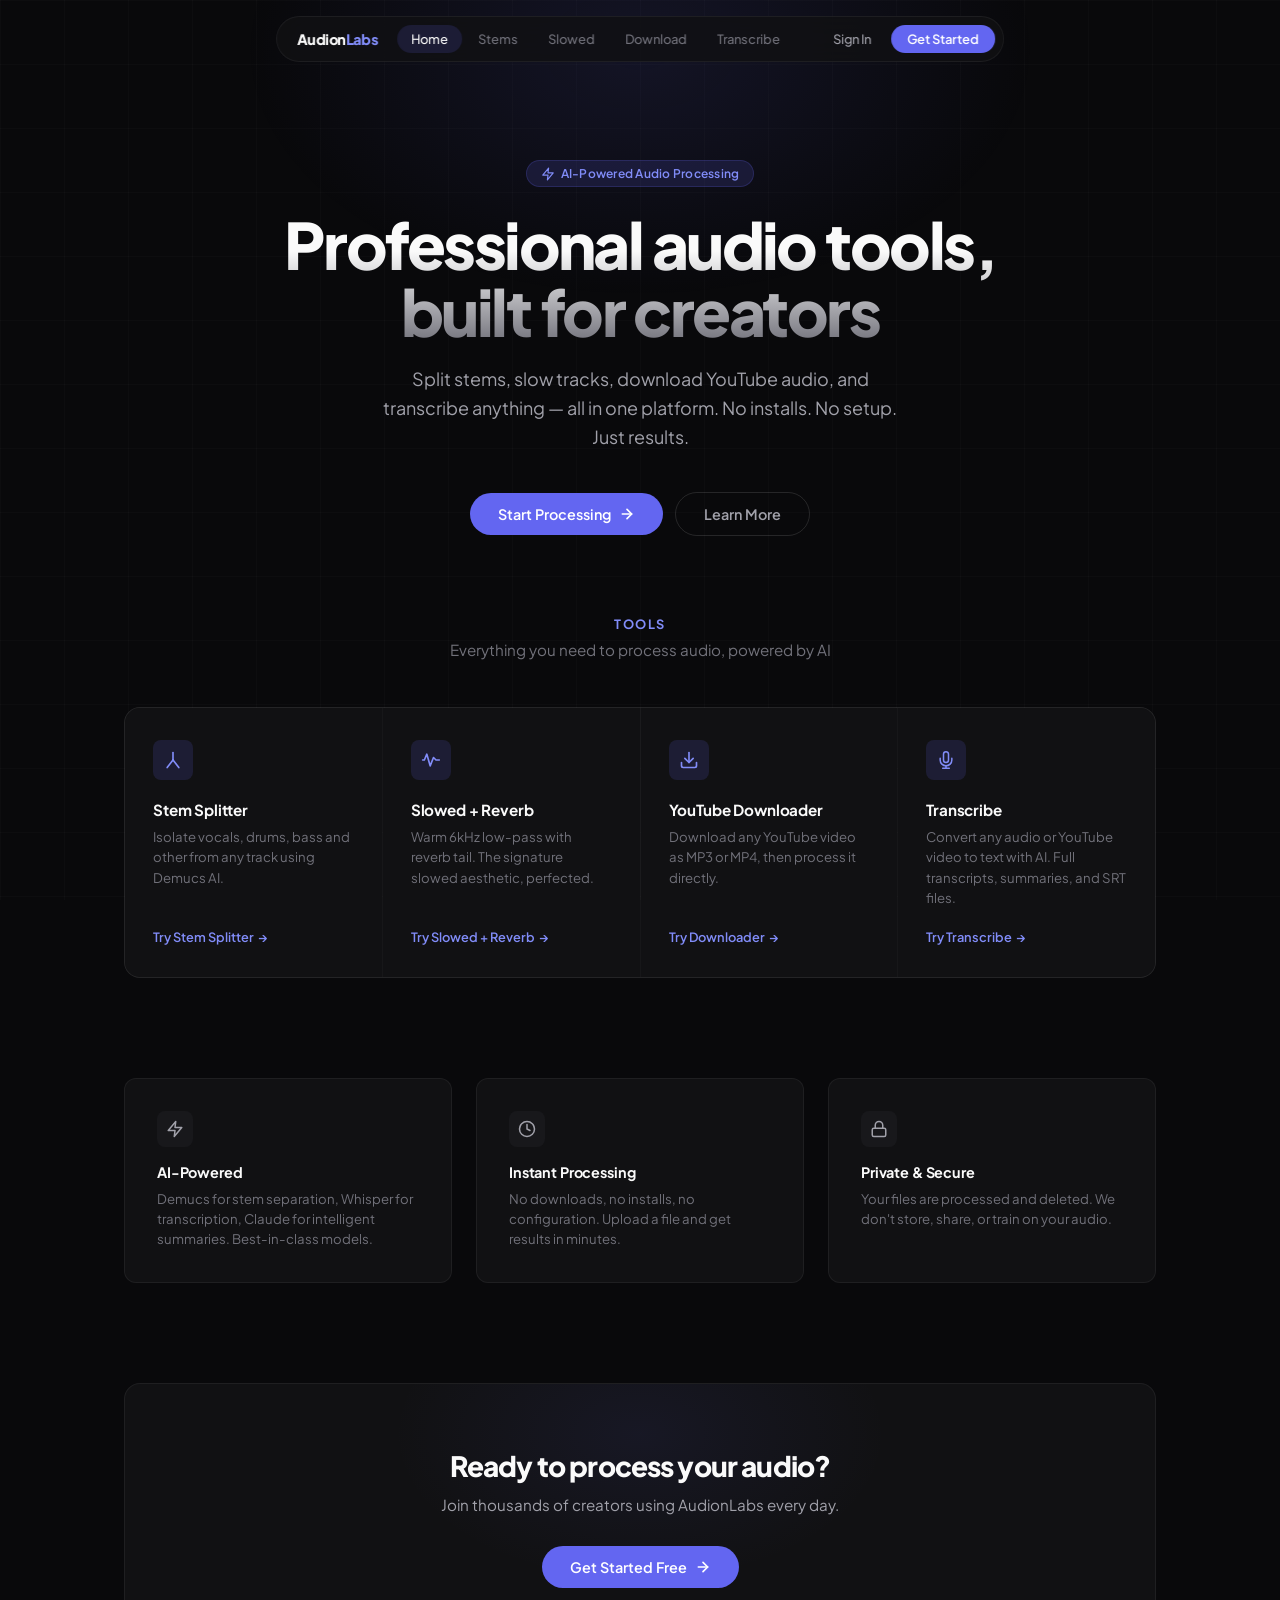
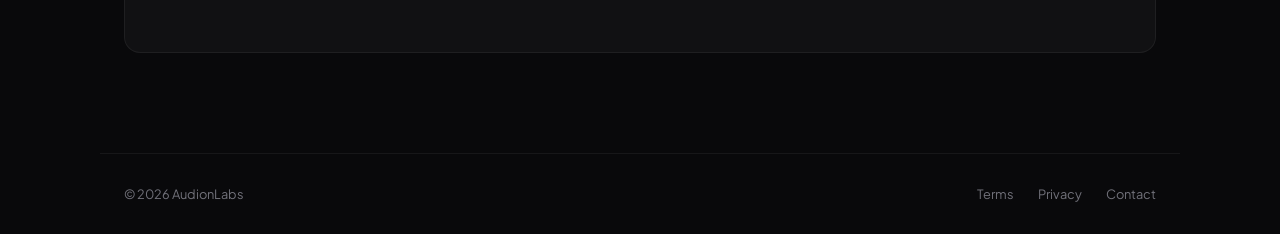
<file: renditions/index.html>
<!DOCTYPE html>
<html lang="en">
<head>
  <meta charset="UTF-8">
  <meta name="viewport" content="width=device-width, initial-scale=1.0">
  <title>AudionLabs — Professional Audio Tools for Creators</title>
  <link rel="preconnect" href="https://fonts.googleapis.com">
  <link rel="preconnect" href="https://fonts.gstatic.com" crossorigin>
  <link href="https://fonts.googleapis.com/css2?family=Plus+Jakarta+Sans:wght@400;500;600;700;800&display=swap" rel="stylesheet">
  <style>
    /* ── Design System: Modern SaaS (Linear / Vercel / Stripe) ── */
    :root {
      --bg: #09090B;
      --surface: #111113;
      --surface-2: #18181B;
      --surface-3: #1C1C20;
      --border: rgba(255, 255, 255, 0.06);
      --border-hover: rgba(255, 255, 255, 0.12);
      --border-active: #6366F1;
      --text: #FAFAFA;
      --text-secondary: #A1A1AA;
      --text-muted: #71717A;
      --accent: #6366F1;
      --accent-light: #818CF8;
      --accent-glow: rgba(99, 102, 241, 0.15);
      --accent-glow-strong: rgba(99, 102, 241, 0.25);
      --success: #22C55E;
      --cta: #F97316;
      --cta-hover: #FB923C;
      --radius-sm: 8px;
      --radius-md: 12px;
      --radius-lg: 16px;
      --radius-pill: 999px;
    }

    /* ── Reset ── */
    *, *::before, *::after { margin: 0; padding: 0; box-sizing: border-box; }

    body {
      font-family: 'Plus Jakarta Sans', system-ui, -apple-system, sans-serif;
      background: var(--bg);
      color: var(--text);
      min-height: 100vh;
      -webkit-font-smoothing: antialiased;
      -moz-osx-font-smoothing: grayscale;
      overflow-x: hidden;
    }

    a { text-decoration: none; color: inherit; }

    /* ── Subtle grid texture ── */
    body::before {
      content: '';
      position: fixed;
      inset: 0;
      z-index: 0;
      pointer-events: none;
      background-image:
        linear-gradient(rgba(255,255,255,0.02) 1px, transparent 1px),
        linear-gradient(90deg, rgba(255,255,255,0.02) 1px, transparent 1px);
      background-size: 64px 64px;
    }

    /* ── Gradient glow (top) ── */
    .glow-top {
      position: fixed;
      top: -200px;
      left: 50%;
      transform: translateX(-50%);
      width: 800px;
      height: 500px;
      background: radial-gradient(ellipse, rgba(99,102,241,0.12) 0%, transparent 70%);
      pointer-events: none;
      z-index: 0;
    }

    /* ── All content above grid ── */
    nav, main, section, footer { position: relative; z-index: 1; }

    /* ── Navbar ── */
    #main-nav {
      position: fixed;
      top: 16px;
      left: 50%;
      transform: translateX(-50%);
      z-index: 100;
      width: max-content;
      max-width: calc(100vw - 2rem);
    }

    .nav-pill {
      display: flex;
      align-items: center;
      gap: 1.25rem;
      padding: 8px 8px 8px 20px;
      background: rgba(17, 17, 19, 0.85);
      border: 1px solid var(--border);
      border-radius: var(--radius-pill);
      backdrop-filter: blur(24px) saturate(1.2);
    }

    .nav-wordmark {
      font-size: 0.9rem;
      font-weight: 800;
      letter-spacing: -0.03em;
      white-space: nowrap;
      color: var(--text);
    }

    .nav-wordmark span {
      color: var(--accent-light);
    }

    .nav-links {
      display: flex;
      align-items: center;
      gap: 2px;
    }

    .nav-item {
      padding: 6px 14px;
      font-size: 0.8rem;
      font-weight: 500;
      color: var(--text-muted);
      border-radius: var(--radius-pill);
      transition: color 0.2s, background 0.2s;
      cursor: pointer;
    }

    .nav-item:hover {
      color: var(--text-secondary);
    }

    .nav-item.active {
      color: var(--text);
      background: var(--accent-glow);
    }

    .nav-auth {
      display: flex;
      align-items: center;
      gap: 6px;
      margin-left: 4px;
    }

    .nav-signin {
      padding: 6px 14px;
      font-size: 0.8rem;
      font-weight: 500;
      color: var(--text-secondary);
      border-radius: var(--radius-pill);
      transition: color 0.2s;
      cursor: pointer;
    }

    .nav-signin:hover { color: var(--text); }

    .nav-join {
      padding: 6px 16px;
      font-size: 0.8rem;
      font-weight: 600;
      color: white;
      background: var(--accent);
      border-radius: var(--radius-pill);
      transition: background 0.2s, box-shadow 0.2s;
      cursor: pointer;
    }

    .nav-join:hover {
      background: var(--accent-light);
      box-shadow: 0 0 20px var(--accent-glow-strong);
    }

    /* ── Hero ── */
    .hero {
      text-align: center;
      padding: 160px 24px 80px;
      max-width: 800px;
      margin: 0 auto;
    }

    .hero-badge {
      display: inline-flex;
      align-items: center;
      gap: 6px;
      padding: 5px 14px;
      font-size: 0.75rem;
      font-weight: 600;
      color: var(--accent-light);
      background: var(--accent-glow);
      border: 1px solid rgba(99,102,241,0.2);
      border-radius: var(--radius-pill);
      margin-bottom: 24px;
      letter-spacing: 0.02em;
    }

    .hero-badge svg {
      width: 14px;
      height: 14px;
    }

    .hero h1 {
      font-size: clamp(2.5rem, 6vw, 4rem);
      font-weight: 800;
      letter-spacing: -0.04em;
      line-height: 1.05;
      margin-bottom: 20px;
      background: linear-gradient(180deg, #FAFAFA 30%, #71717A 100%);
      -webkit-background-clip: text;
      background-clip: text;
      -webkit-text-fill-color: transparent;
    }

    .hero-sub {
      font-size: 1.125rem;
      line-height: 1.6;
      color: var(--text-secondary);
      max-width: 540px;
      margin: 0 auto 40px;
    }

    .hero-cta-row {
      display: flex;
      align-items: center;
      justify-content: center;
      gap: 12px;
    }

    .btn-primary {
      display: inline-flex;
      align-items: center;
      gap: 8px;
      padding: 12px 28px;
      font-family: inherit;
      font-size: 0.9rem;
      font-weight: 600;
      color: white;
      background: var(--accent);
      border: none;
      border-radius: var(--radius-pill);
      cursor: pointer;
      transition: background 0.2s, box-shadow 0.2s, transform 0.15s;
    }

    .btn-primary:hover {
      background: var(--accent-light);
      box-shadow: 0 0 30px var(--accent-glow-strong);
      transform: translateY(-1px);
    }

    .btn-secondary {
      display: inline-flex;
      align-items: center;
      gap: 8px;
      padding: 12px 28px;
      font-family: inherit;
      font-size: 0.9rem;
      font-weight: 600;
      color: var(--text-secondary);
      background: transparent;
      border: 1px solid var(--border-hover);
      border-radius: var(--radius-pill);
      cursor: pointer;
      transition: color 0.2s, border-color 0.2s, transform 0.15s;
    }

    .btn-secondary:hover {
      color: var(--text);
      border-color: rgba(255,255,255,0.25);
      transform: translateY(-1px);
    }

    /* ── Tool Grid ── */
    .tools-section {
      max-width: 1080px;
      margin: 0 auto;
      padding: 0 24px 100px;
    }

    .tools-section-header {
      text-align: center;
      margin-bottom: 48px;
    }

    .tools-section-header h2 {
      font-size: 0.8rem;
      font-weight: 700;
      text-transform: uppercase;
      letter-spacing: 0.12em;
      color: var(--accent-light);
      margin-bottom: 8px;
    }

    .tools-section-header p {
      font-size: 0.95rem;
      color: var(--text-muted);
    }

    .tool-grid {
      display: grid;
      grid-template-columns: repeat(4, 1fr);
      gap: 1px;
      background: var(--border);
      border: 1px solid var(--border);
      border-radius: var(--radius-lg);
      overflow: hidden;
    }

    .tool-card {
      display: flex;
      flex-direction: column;
      padding: 32px 28px;
      background: var(--surface);
      cursor: pointer;
      transition: background 0.25s;
    }

    .tool-card:hover {
      background: var(--surface-2);
    }

    .tool-icon {
      width: 40px;
      height: 40px;
      display: flex;
      align-items: center;
      justify-content: center;
      border-radius: var(--radius-sm);
      background: var(--accent-glow);
      color: var(--accent-light);
      margin-bottom: 20px;
    }

    .tool-icon svg {
      width: 20px;
      height: 20px;
    }

    .tool-card h3 {
      font-size: 0.95rem;
      font-weight: 700;
      margin-bottom: 8px;
      letter-spacing: -0.01em;
    }

    .tool-card p {
      font-size: 0.825rem;
      line-height: 1.55;
      color: var(--text-muted);
      flex: 1;
    }

    .tool-cta {
      display: inline-flex;
      align-items: center;
      gap: 4px;
      margin-top: 20px;
      font-size: 0.8rem;
      font-weight: 600;
      color: var(--accent-light);
      transition: gap 0.2s;
    }

    .tool-card:hover .tool-cta {
      gap: 8px;
    }

    /* ── Features / Social Proof ── */
    .features {
      max-width: 1080px;
      margin: 0 auto;
      padding: 0 24px 100px;
    }

    .features-grid {
      display: grid;
      grid-template-columns: repeat(3, 1fr);
      gap: 24px;
    }

    .feature-card {
      padding: 32px;
      background: var(--surface);
      border: 1px solid var(--border);
      border-radius: var(--radius-md);
    }

    .feature-icon {
      width: 36px;
      height: 36px;
      display: flex;
      align-items: center;
      justify-content: center;
      border-radius: var(--radius-sm);
      background: var(--surface-2);
      color: var(--text-secondary);
      margin-bottom: 16px;
    }

    .feature-icon svg {
      width: 18px;
      height: 18px;
    }

    .feature-card h3 {
      font-size: 0.9rem;
      font-weight: 700;
      margin-bottom: 8px;
      letter-spacing: -0.01em;
    }

    .feature-card p {
      font-size: 0.825rem;
      line-height: 1.55;
      color: var(--text-muted);
    }

    /* ── CTA Banner ── */
    .cta-banner {
      max-width: 1080px;
      margin: 0 auto;
      padding: 0 24px 100px;
    }

    .cta-inner {
      text-align: center;
      padding: 64px 40px;
      background: var(--surface);
      border: 1px solid var(--border);
      border-radius: var(--radius-lg);
      position: relative;
      overflow: hidden;
    }

    .cta-inner::before {
      content: '';
      position: absolute;
      top: -100px;
      left: 50%;
      transform: translateX(-50%);
      width: 500px;
      height: 300px;
      background: radial-gradient(ellipse, rgba(99,102,241,0.08), transparent 70%);
      pointer-events: none;
    }

    .cta-inner h2 {
      font-size: 1.75rem;
      font-weight: 800;
      letter-spacing: -0.03em;
      margin-bottom: 12px;
      position: relative;
    }

    .cta-inner p {
      font-size: 0.95rem;
      color: var(--text-secondary);
      margin-bottom: 32px;
      position: relative;
    }

    .cta-inner .btn-primary { position: relative; }

    /* ── Footer ── */
    footer {
      max-width: 1080px;
      margin: 0 auto;
      padding: 32px 24px;
      border-top: 1px solid var(--border);
      display: flex;
      align-items: center;
      justify-content: space-between;
    }

    .footer-left {
      font-size: 0.8rem;
      color: var(--text-muted);
    }

    .footer-links {
      display: flex;
      gap: 24px;
    }

    .footer-links a {
      font-size: 0.8rem;
      color: var(--text-muted);
      transition: color 0.2s;
    }

    .footer-links a:hover { color: var(--text-secondary); }

    /* ── Responsive ── */
    @media (max-width: 900px) {
      .tool-grid {
        grid-template-columns: repeat(2, 1fr);
      }
      .features-grid {
        grid-template-columns: repeat(2, 1fr);
      }
    }

    @media (max-width: 640px) {
      .hero { padding: 140px 20px 60px; }
      .hero h1 { font-size: 2rem; }
      .hero-cta-row { flex-direction: column; }
      .tool-grid { grid-template-columns: 1fr; }
      .features-grid { grid-template-columns: 1fr; }
      .nav-auth { display: none; }
      footer { flex-direction: column; gap: 16px; text-align: center; }
    }

    /* ── Reduced motion ── */
    @media (prefers-reduced-motion: reduce) {
      *, *::before, *::after {
        transition-duration: 0.01ms !important;
        animation-duration: 0.01ms !important;
      }
    }
  </style>
</head>
<body>

<!-- Subtle top glow -->
<div class="glow-top"></div>

<!-- Navbar -->
<nav id="main-nav">
  <div class="nav-pill">
    <a class="nav-wordmark" href="#">Audion<span>Labs</span></a>
    <div class="nav-links">
      <a class="nav-item active" href="#">Home</a>
      <a class="nav-item" href="stems.html">Stems</a>
      <a class="nav-item" href="#">Slowed</a>
      <a class="nav-item" href="#">Download</a>
      <a class="nav-item" href="#">Transcribe</a>
    </div>
    <div class="nav-auth">
      <a class="nav-signin" href="#">Sign In</a>
      <a class="nav-join" href="#">Get Started</a>
    </div>
  </div>
</nav>

<!-- Hero -->
<section class="hero">
  <div class="hero-badge">
    <svg viewBox="0 0 24 24" fill="none" stroke="currentColor" stroke-width="2" stroke-linecap="round" stroke-linejoin="round">
      <polygon points="13 2 3 14 12 14 11 22 21 10 12 10 13 2"/>
    </svg>
    AI-Powered Audio Processing
  </div>
  <h1>Professional audio tools,<br>built for creators</h1>
  <p class="hero-sub">Split stems, slow tracks, download YouTube audio, and transcribe anything — all in one platform. No installs. No setup. Just results.</p>
  <div class="hero-cta-row">
    <a class="btn-primary" href="#">
      Start Processing
      <svg width="16" height="16" viewBox="0 0 24 24" fill="none" stroke="currentColor" stroke-width="2.5" stroke-linecap="round" stroke-linejoin="round"><line x1="5" y1="12" x2="19" y2="12"/><polyline points="12 5 19 12 12 19"/></svg>
    </a>
    <a class="btn-secondary" href="#">Learn More</a>
  </div>
</section>

<!-- Tool Grid -->
<section class="tools-section">
  <div class="tools-section-header">
    <h2>Tools</h2>
    <p>Everything you need to process audio, powered by AI</p>
  </div>

  <div class="tool-grid">

    <a class="tool-card" href="stems.html">
      <div class="tool-icon">
        <svg viewBox="0 0 24 24" fill="none" stroke="currentColor" stroke-width="2" stroke-linecap="round" stroke-linejoin="round">
          <line x1="12" y1="3" x2="12" y2="12"/>
          <line x1="12" y1="12" x2="5" y2="21"/>
          <line x1="12" y1="12" x2="19" y2="21"/>
        </svg>
      </div>
      <h3>Stem Splitter</h3>
      <p>Isolate vocals, drums, bass and other from any track using Demucs AI.</p>
      <span class="tool-cta">Try Stem Splitter <span>&rarr;</span></span>
    </a>

    <a class="tool-card" href="#">
      <div class="tool-icon">
        <svg viewBox="0 0 24 24" fill="none" stroke="currentColor" stroke-width="2" stroke-linecap="round" stroke-linejoin="round">
          <path d="M2 12h2l3-7 4 14 4-10 3 3h4"/>
        </svg>
      </div>
      <h3>Slowed + Reverb</h3>
      <p>Warm 6kHz low-pass with reverb tail. The signature slowed aesthetic, perfected.</p>
      <span class="tool-cta">Try Slowed + Reverb <span>&rarr;</span></span>
    </a>

    <a class="tool-card" href="#">
      <div class="tool-icon">
        <svg viewBox="0 0 24 24" fill="none" stroke="currentColor" stroke-width="2" stroke-linecap="round" stroke-linejoin="round">
          <path d="M21 15v4a2 2 0 0 1-2 2H5a2 2 0 0 1-2-2v-4"/>
          <polyline points="7 10 12 15 17 10"/>
          <line x1="12" y1="15" x2="12" y2="3"/>
        </svg>
      </div>
      <h3>YouTube Downloader</h3>
      <p>Download any YouTube video as MP3 or MP4, then process it directly.</p>
      <span class="tool-cta">Try Downloader <span>&rarr;</span></span>
    </a>

    <a class="tool-card" href="#">
      <div class="tool-icon">
        <svg viewBox="0 0 24 24" fill="none" stroke="currentColor" stroke-width="1.8" stroke-linecap="round" stroke-linejoin="round">
          <path d="M12 2a3 3 0 0 0-3 3v7a3 3 0 0 0 6 0V5a3 3 0 0 0-3-3z"/>
          <path d="M19 10v2a7 7 0 0 1-14 0v-2"/>
          <line x1="12" y1="19" x2="12" y2="22"/>
          <line x1="8" y1="22" x2="16" y2="22"/>
        </svg>
      </div>
      <h3>Transcribe</h3>
      <p>Convert any audio or YouTube video to text with AI. Full transcripts, summaries, and SRT files.</p>
      <span class="tool-cta">Try Transcribe <span>&rarr;</span></span>
    </a>

  </div>
</section>

<!-- Features -->
<section class="features">
  <div class="features-grid">

    <div class="feature-card">
      <div class="feature-icon">
        <svg viewBox="0 0 24 24" fill="none" stroke="currentColor" stroke-width="2" stroke-linecap="round" stroke-linejoin="round">
          <polygon points="13 2 3 14 12 14 11 22 21 10 12 10 13 2"/>
        </svg>
      </div>
      <h3>AI-Powered</h3>
      <p>Demucs for stem separation, Whisper for transcription, Claude for intelligent summaries. Best-in-class models.</p>
    </div>

    <div class="feature-card">
      <div class="feature-icon">
        <svg viewBox="0 0 24 24" fill="none" stroke="currentColor" stroke-width="2" stroke-linecap="round" stroke-linejoin="round">
          <circle cx="12" cy="12" r="10"/><polyline points="12 6 12 12 16 14"/>
        </svg>
      </div>
      <h3>Instant Processing</h3>
      <p>No downloads, no installs, no configuration. Upload a file and get results in minutes.</p>
    </div>

    <div class="feature-card">
      <div class="feature-icon">
        <svg viewBox="0 0 24 24" fill="none" stroke="currentColor" stroke-width="2" stroke-linecap="round" stroke-linejoin="round">
          <rect x="3" y="11" width="18" height="11" rx="2" ry="2"/><path d="M7 11V7a5 5 0 0 1 10 0v4"/>
        </svg>
      </div>
      <h3>Private & Secure</h3>
      <p>Your files are processed and deleted. We don't store, share, or train on your audio.</p>
    </div>

  </div>
</section>

<!-- CTA -->
<section class="cta-banner">
  <div class="cta-inner">
    <h2>Ready to process your audio?</h2>
    <p>Join thousands of creators using AudionLabs every day.</p>
    <a class="btn-primary" href="#">
      Get Started Free
      <svg width="16" height="16" viewBox="0 0 24 24" fill="none" stroke="currentColor" stroke-width="2.5" stroke-linecap="round" stroke-linejoin="round"><line x1="5" y1="12" x2="19" y2="12"/><polyline points="12 5 19 12 12 19"/></svg>
    </a>
  </div>
</section>

<!-- Footer -->
<footer>
  <span class="footer-left">&copy; 2026 AudionLabs</span>
  <div class="footer-links">
    <a href="#">Terms</a>
    <a href="#">Privacy</a>
    <a href="#">Contact</a>
  </div>
</footer>

</body>
</html>
</file>
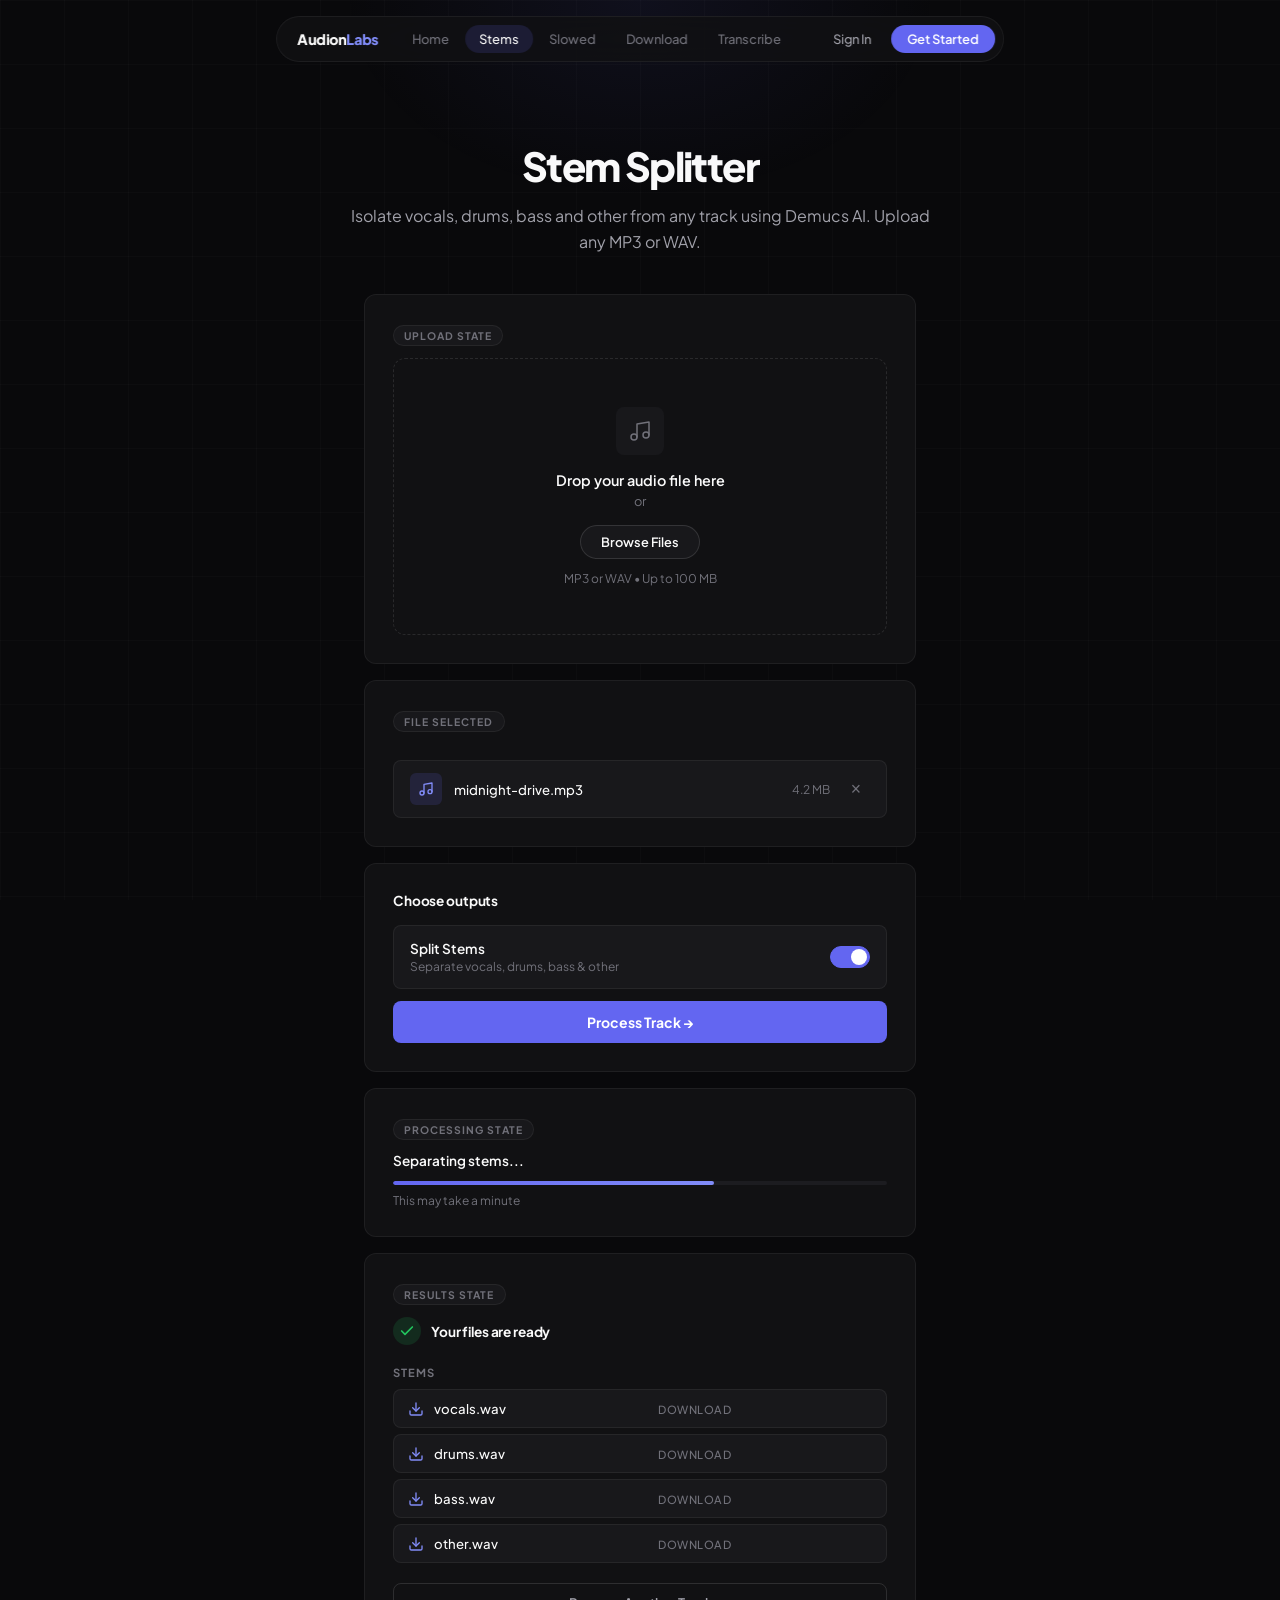
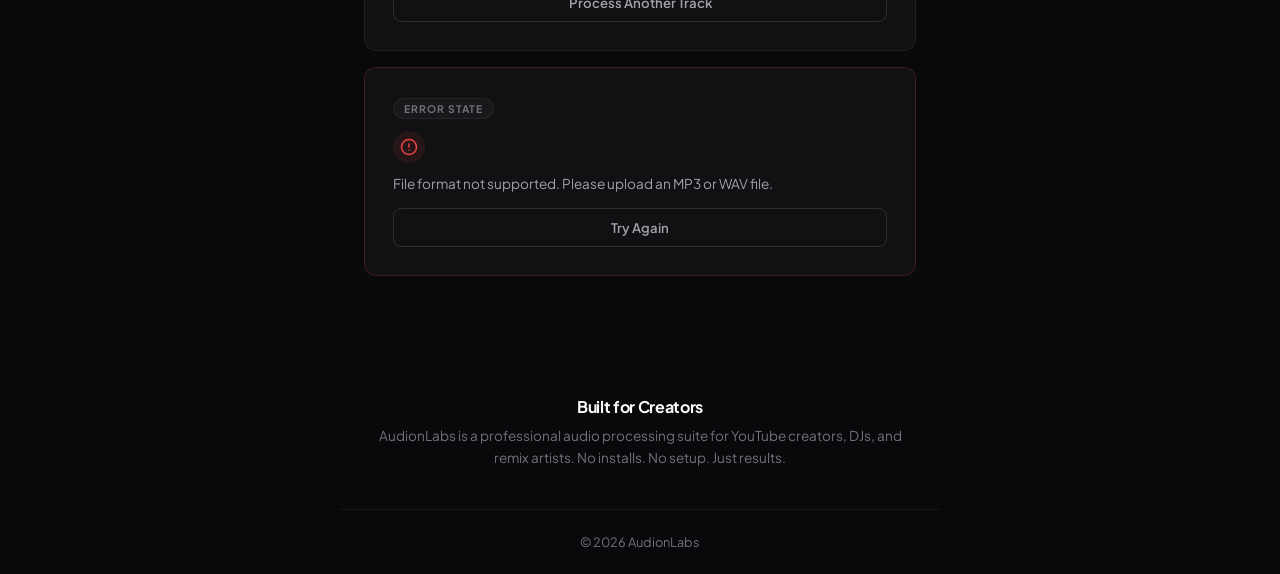
<file: renditions/stems.html>
<!DOCTYPE html>
<html lang="en">
<head>
  <meta charset="UTF-8">
  <meta name="viewport" content="width=device-width, initial-scale=1.0">
  <title>Stem Splitter — Isolate Vocals, Drums & Bass | AudionLabs</title>
  <link rel="preconnect" href="https://fonts.googleapis.com">
  <link rel="preconnect" href="https://fonts.gstatic.com" crossorigin>
  <link href="https://fonts.googleapis.com/css2?family=Plus+Jakarta+Sans:wght@400;500;600;700;800&display=swap" rel="stylesheet">
  <style>
    /* ── Design System: Modern SaaS ── */
    :root {
      --bg: #09090B;
      --surface: #111113;
      --surface-2: #18181B;
      --surface-3: #1C1C20;
      --border: rgba(255, 255, 255, 0.06);
      --border-hover: rgba(255, 255, 255, 0.12);
      --border-active: #6366F1;
      --text: #FAFAFA;
      --text-secondary: #A1A1AA;
      --text-muted: #71717A;
      --accent: #6366F1;
      --accent-light: #818CF8;
      --accent-glow: rgba(99, 102, 241, 0.15);
      --accent-glow-strong: rgba(99, 102, 241, 0.25);
      --success: #22C55E;
      --success-glow: rgba(34, 197, 94, 0.15);
      --red: #EF4444;
      --red-glow: rgba(239, 68, 68, 0.1);
      --radius-sm: 8px;
      --radius-md: 12px;
      --radius-lg: 16px;
      --radius-pill: 999px;
    }

    *, *::before, *::after { margin: 0; padding: 0; box-sizing: border-box; }

    body {
      font-family: 'Plus Jakarta Sans', system-ui, -apple-system, sans-serif;
      background: var(--bg);
      color: var(--text);
      min-height: 100vh;
      -webkit-font-smoothing: antialiased;
      -moz-osx-font-smoothing: grayscale;
      overflow-x: hidden;
    }

    a { text-decoration: none; color: inherit; }

    body::before {
      content: '';
      position: fixed;
      inset: 0;
      z-index: 0;
      pointer-events: none;
      background-image:
        linear-gradient(rgba(255,255,255,0.02) 1px, transparent 1px),
        linear-gradient(90deg, rgba(255,255,255,0.02) 1px, transparent 1px);
      background-size: 64px 64px;
    }

    .glow-top {
      position: fixed;
      top: -200px;
      left: 50%;
      transform: translateX(-50%);
      width: 600px;
      height: 400px;
      background: radial-gradient(ellipse, rgba(99,102,241,0.08) 0%, transparent 70%);
      pointer-events: none;
      z-index: 0;
    }

    nav, main, section, footer { position: relative; z-index: 1; }

    /* ── Navbar (same as index) ── */
    #main-nav {
      position: fixed;
      top: 16px;
      left: 50%;
      transform: translateX(-50%);
      z-index: 100;
      width: max-content;
      max-width: calc(100vw - 2rem);
    }

    .nav-pill {
      display: flex;
      align-items: center;
      gap: 1.25rem;
      padding: 8px 8px 8px 20px;
      background: rgba(17, 17, 19, 0.85);
      border: 1px solid var(--border);
      border-radius: var(--radius-pill);
      backdrop-filter: blur(24px) saturate(1.2);
    }

    .nav-wordmark {
      font-size: 0.9rem;
      font-weight: 800;
      letter-spacing: -0.03em;
      white-space: nowrap;
      color: var(--text);
    }

    .nav-wordmark span { color: var(--accent-light); }

    .nav-links { display: flex; align-items: center; gap: 2px; }

    .nav-item {
      padding: 6px 14px;
      font-size: 0.8rem;
      font-weight: 500;
      color: var(--text-muted);
      border-radius: var(--radius-pill);
      transition: color 0.2s, background 0.2s;
      cursor: pointer;
    }

    .nav-item:hover { color: var(--text-secondary); }
    .nav-item.active { color: var(--text); background: var(--accent-glow); }

    .nav-auth { display: flex; align-items: center; gap: 6px; margin-left: 4px; }

    .nav-signin {
      padding: 6px 14px; font-size: 0.8rem; font-weight: 500;
      color: var(--text-secondary); border-radius: var(--radius-pill);
      transition: color 0.2s; cursor: pointer;
    }
    .nav-signin:hover { color: var(--text); }

    .nav-join {
      padding: 6px 16px; font-size: 0.8rem; font-weight: 600;
      color: white; background: var(--accent); border-radius: var(--radius-pill);
      transition: background 0.2s, box-shadow 0.2s; cursor: pointer;
    }
    .nav-join:hover { background: var(--accent-light); box-shadow: 0 0 20px var(--accent-glow-strong); }

    /* ── Page Header ── */
    .page-header {
      text-align: center;
      padding: 140px 24px 40px;
      max-width: 640px;
      margin: 0 auto;
    }

    .page-header h1 {
      font-size: clamp(1.75rem, 4vw, 2.5rem);
      font-weight: 800;
      letter-spacing: -0.04em;
      margin-bottom: 12px;
    }

    .page-sub {
      font-size: 1rem;
      color: var(--text-secondary);
      line-height: 1.6;
    }

    /* ── Main Content ── */
    main {
      max-width: 600px;
      margin: 0 auto;
      padding: 0 24px 80px;
      display: flex;
      flex-direction: column;
      gap: 16px;
    }

    /* ── Cards ── */
    .card {
      background: var(--surface);
      border: 1px solid var(--border);
      border-radius: var(--radius-md);
      padding: 28px;
    }

    .card h2 {
      font-size: 0.85rem;
      font-weight: 700;
      letter-spacing: -0.01em;
      margin-bottom: 16px;
    }

    /* ── Drop Zone ── */
    .drop-zone {
      border: 1.5px dashed rgba(255,255,255,0.1);
      border-radius: var(--radius-md);
      padding: 48px 24px;
      text-align: center;
      transition: border-color 0.2s, background 0.2s;
      cursor: pointer;
    }

    .drop-zone:hover {
      border-color: rgba(99,102,241,0.4);
      background: rgba(99,102,241,0.03);
    }

    .drop-zone-icon {
      width: 48px;
      height: 48px;
      display: flex;
      align-items: center;
      justify-content: center;
      margin: 0 auto 16px;
      border-radius: var(--radius-sm);
      background: var(--surface-2);
      color: var(--text-muted);
    }

    .drop-zone-icon svg { width: 24px; height: 24px; }

    .drop-text {
      font-size: 0.9rem;
      font-weight: 600;
      margin-bottom: 4px;
    }

    .drop-subtext {
      font-size: 0.8rem;
      color: var(--text-muted);
      margin-bottom: 16px;
    }

    .browse-btn {
      display: inline-flex;
      padding: 8px 20px;
      font-family: inherit;
      font-size: 0.8rem;
      font-weight: 600;
      color: var(--text);
      background: var(--surface-2);
      border: 1px solid var(--border-hover);
      border-radius: var(--radius-pill);
      cursor: pointer;
      transition: background 0.2s, border-color 0.2s;
    }

    .browse-btn:hover {
      background: var(--surface-3);
      border-color: rgba(255,255,255,0.2);
    }

    .file-hint {
      margin-top: 12px;
      font-size: 0.75rem;
      color: var(--text-muted);
    }

    /* ── File Info ── */
    .file-info {
      display: flex;
      align-items: center;
      gap: 12px;
      padding: 12px 16px;
      background: var(--surface-2);
      border: 1px solid var(--border);
      border-radius: var(--radius-sm);
      margin-top: 16px;
    }

    .file-info-icon {
      width: 32px;
      height: 32px;
      display: flex;
      align-items: center;
      justify-content: center;
      border-radius: 6px;
      background: var(--accent-glow);
      color: var(--accent-light);
    }

    .file-info-icon svg { width: 16px; height: 16px; }

    .file-info-name {
      flex: 1;
      font-size: 0.825rem;
      font-weight: 500;
    }

    .file-info-size {
      font-size: 0.75rem;
      color: var(--text-muted);
    }

    .file-remove {
      width: 28px; height: 28px;
      display: flex; align-items: center; justify-content: center;
      background: none; border: none;
      color: var(--text-muted);
      border-radius: 6px;
      cursor: pointer;
      transition: color 0.2s, background 0.2s;
      font-size: 1.1rem;
    }

    .file-remove:hover { color: var(--red); background: var(--red-glow); }

    /* ── Toggle Options ── */
    .option-row {
      display: flex;
      align-items: center;
      justify-content: space-between;
      padding: 14px 16px;
      background: var(--surface-2);
      border: 1px solid var(--border);
      border-radius: var(--radius-sm);
    }

    .option-label {
      display: flex;
      flex-direction: column;
      gap: 2px;
    }

    .option-title {
      font-size: 0.85rem;
      font-weight: 600;
    }

    .option-desc {
      font-size: 0.75rem;
      color: var(--text-muted);
    }

    /* Toggle switch */
    .toggle {
      position: relative;
      width: 40px;
      height: 22px;
      cursor: pointer;
    }

    .toggle input { display: none; }

    .toggle-track {
      position: absolute;
      inset: 0;
      background: var(--surface-3);
      border: 1px solid var(--border-hover);
      border-radius: 999px;
      transition: background 0.2s, border-color 0.2s;
    }

    .toggle-thumb {
      position: absolute;
      top: 3px;
      left: 3px;
      width: 16px;
      height: 16px;
      background: var(--text-muted);
      border-radius: 50%;
      transition: transform 0.2s, background 0.2s;
    }

    .toggle input:checked ~ .toggle-track {
      background: var(--accent);
      border-color: var(--accent);
    }

    .toggle input:checked ~ .toggle-thumb {
      transform: translateX(18px);
      background: white;
    }

    /* ── Process Button ── */
    .process-btn {
      width: 100%;
      padding: 12px;
      font-family: inherit;
      font-size: 0.875rem;
      font-weight: 700;
      color: white;
      background: var(--accent);
      border: none;
      border-radius: var(--radius-sm);
      cursor: pointer;
      transition: background 0.2s, box-shadow 0.2s, transform 0.1s;
    }

    .process-btn:hover {
      background: var(--accent-light);
      box-shadow: 0 0 24px var(--accent-glow-strong);
      transform: translateY(-1px);
    }

    .process-btn:active { transform: translateY(0); }

    /* ── Progress / Status ── */
    .status-stage {
      font-size: 0.85rem;
      font-weight: 600;
      margin-bottom: 12px;
    }

    .progress-track {
      width: 100%;
      height: 4px;
      background: var(--surface-3);
      border-radius: 999px;
      overflow: hidden;
      margin-bottom: 8px;
    }

    .progress-fill {
      height: 100%;
      width: 65%;
      background: linear-gradient(90deg, var(--accent), var(--accent-light));
      border-radius: 999px;
      transition: width 0.4s ease;
    }

    .status-text {
      font-size: 0.75rem;
      color: var(--text-muted);
    }

    /* ── Results ── */
    .results-header {
      display: flex;
      align-items: center;
      gap: 10px;
      margin-bottom: 20px;
    }

    .results-check {
      width: 28px;
      height: 28px;
      display: flex;
      align-items: center;
      justify-content: center;
      border-radius: 50%;
      background: var(--success-glow);
      color: var(--success);
    }

    .results-check svg { width: 16px; height: 16px; }

    .results-header h2 { margin-bottom: 0; }

    .result-group-label {
      font-size: 0.7rem;
      font-weight: 700;
      text-transform: uppercase;
      letter-spacing: 0.1em;
      color: var(--text-muted);
      margin-bottom: 10px;
    }

    .result-links {
      display: flex;
      flex-direction: column;
      gap: 6px;
      margin-bottom: 20px;
    }

    .result-link {
      display: flex;
      align-items: center;
      gap: 10px;
      padding: 10px 14px;
      background: var(--surface-2);
      border: 1px solid var(--border);
      border-radius: var(--radius-sm);
      font-size: 0.825rem;
      font-weight: 500;
      color: var(--text);
      transition: border-color 0.2s, background 0.2s;
      cursor: pointer;
    }

    .result-link:hover {
      border-color: var(--border-hover);
      background: var(--surface-3);
    }

    .result-link svg { width: 16px; height: 16px; color: var(--accent-light); }

    .result-link span { flex: 1; }

    .result-link .dl-label {
      font-size: 0.7rem;
      color: var(--text-muted);
      text-transform: uppercase;
      letter-spacing: 0.05em;
    }

    .btn-outline {
      width: 100%;
      padding: 10px;
      font-family: inherit;
      font-size: 0.825rem;
      font-weight: 600;
      color: var(--text-secondary);
      background: transparent;
      border: 1px solid var(--border-hover);
      border-radius: var(--radius-sm);
      cursor: pointer;
      transition: color 0.2s, border-color 0.2s;
    }

    .btn-outline:hover {
      color: var(--text);
      border-color: rgba(255,255,255,0.25);
    }

    /* ── Error Card ── */
    .error-card {
      border-color: rgba(239, 68, 68, 0.2);
    }

    .error-icon {
      width: 32px; height: 32px;
      display: flex; align-items: center; justify-content: center;
      border-radius: 50%;
      background: var(--red-glow);
      color: var(--red);
      margin-bottom: 12px;
    }

    .error-icon svg { width: 18px; height: 18px; }

    .error-text {
      font-size: 0.85rem;
      color: var(--text-secondary);
      margin-bottom: 16px;
    }

    /* ── About ── */
    .about {
      max-width: 600px;
      margin: 0 auto;
      padding: 40px 24px;
      text-align: center;
    }

    .about h2 {
      font-size: 1rem;
      font-weight: 700;
      margin-bottom: 8px;
      letter-spacing: -0.02em;
    }

    .about p {
      font-size: 0.85rem;
      line-height: 1.6;
      color: var(--text-muted);
    }

    /* ── Footer ── */
    footer {
      max-width: 600px;
      margin: 0 auto;
      padding: 24px;
      border-top: 1px solid var(--border);
      text-align: center;
      font-size: 0.8rem;
      color: var(--text-muted);
    }

    /* ── Responsive ── */
    @media (max-width: 640px) {
      .page-header { padding: 130px 20px 32px; }
      main { padding: 0 16px 60px; }
      .nav-auth { display: none; }
    }

    @media (prefers-reduced-motion: reduce) {
      *, *::before, *::after {
        transition-duration: 0.01ms !important;
        animation-duration: 0.01ms !important;
      }
    }

    /* ── Demo state visibility ── */
    .demo-label {
      display: inline-flex;
      padding: 3px 10px;
      font-size: 0.65rem;
      font-weight: 700;
      text-transform: uppercase;
      letter-spacing: 0.1em;
      color: var(--text-muted);
      background: var(--surface-2);
      border: 1px solid var(--border);
      border-radius: var(--radius-pill);
      margin-bottom: 12px;
    }
  </style>
</head>
<body>

<div class="glow-top"></div>

<!-- Navbar -->
<nav id="main-nav">
  <div class="nav-pill">
    <a class="nav-wordmark" href="index.html">Audion<span>Labs</span></a>
    <div class="nav-links">
      <a class="nav-item" href="index.html">Home</a>
      <a class="nav-item active" href="stems.html">Stems</a>
      <a class="nav-item" href="#">Slowed</a>
      <a class="nav-item" href="#">Download</a>
      <a class="nav-item" href="#">Transcribe</a>
    </div>
    <div class="nav-auth">
      <a class="nav-signin" href="#">Sign In</a>
      <a class="nav-join" href="#">Get Started</a>
    </div>
  </div>
</nav>

<!-- Page Header -->
<div class="page-header">
  <h1>Stem Splitter</h1>
  <p class="page-sub">Isolate vocals, drums, bass and other from any track using Demucs AI. Upload any MP3 or WAV.</p>
</div>

<main>

  <!-- ═══ State 1: Upload ═══ -->
  <div class="card">
    <span class="demo-label">Upload State</span>
    <div class="drop-zone">
      <div class="drop-zone-icon">
        <svg viewBox="0 0 24 24" fill="none" stroke="currentColor" stroke-width="1.5" stroke-linecap="round" stroke-linejoin="round">
          <path d="M9 18V5l12-2v13"/><circle cx="6" cy="18" r="3"/><circle cx="18" cy="16" r="3"/>
        </svg>
      </div>
      <p class="drop-text">Drop your audio file here</p>
      <p class="drop-subtext">or</p>
      <button class="browse-btn" type="button">Browse Files</button>
      <p class="file-hint">MP3 or WAV &bull; Up to 100 MB</p>
    </div>
  </div>

  <!-- ═══ State 2: File Selected + Options ═══ -->
  <div class="card">
    <span class="demo-label">File Selected</span>
    <div class="file-info">
      <div class="file-info-icon">
        <svg viewBox="0 0 24 24" fill="none" stroke="currentColor" stroke-width="2" stroke-linecap="round" stroke-linejoin="round">
          <path d="M9 18V5l12-2v13"/><circle cx="6" cy="18" r="3"/><circle cx="18" cy="16" r="3"/>
        </svg>
      </div>
      <span class="file-info-name">midnight-drive.mp3</span>
      <span class="file-info-size">4.2 MB</span>
      <button class="file-remove" type="button">&times;</button>
    </div>
  </div>

  <div class="card">
    <h2>Choose outputs</h2>
    <div class="option-row">
      <div class="option-label">
        <span class="option-title">Split Stems</span>
        <span class="option-desc">Separate vocals, drums, bass & other</span>
      </div>
      <label class="toggle">
        <input type="checkbox" checked>
        <span class="toggle-track"></span>
        <span class="toggle-thumb"></span>
      </label>
    </div>
    <div style="height: 12px;"></div>
    <button class="process-btn" type="button">Process Track &rarr;</button>
  </div>

  <!-- ═══ State 3: Processing ═══ -->
  <div class="card">
    <span class="demo-label">Processing State</span>
    <p class="status-stage">Separating stems...</p>
    <div class="progress-track">
      <div class="progress-fill"></div>
    </div>
    <p class="status-text">This may take a minute</p>
  </div>

  <!-- ═══ State 4: Results ═══ -->
  <div class="card">
    <span class="demo-label">Results State</span>
    <div class="results-header">
      <div class="results-check">
        <svg viewBox="0 0 24 24" fill="none" stroke="currentColor" stroke-width="2.5" stroke-linecap="round" stroke-linejoin="round">
          <polyline points="20 6 9 17 4 12"/>
        </svg>
      </div>
      <h2>Your files are ready</h2>
    </div>

    <p class="result-group-label">Stems</p>
    <div class="result-links">
      <a class="result-link" href="#">
        <svg viewBox="0 0 24 24" fill="none" stroke="currentColor" stroke-width="2" stroke-linecap="round" stroke-linejoin="round">
          <path d="M21 15v4a2 2 0 0 1-2 2H5a2 2 0 0 1-2-2v-4"/><polyline points="7 10 12 15 17 10"/><line x1="12" y1="15" x2="12" y2="3"/>
        </svg>
        <span>vocals.wav</span>
        <span class="dl-label">Download</span>
      </a>
      <a class="result-link" href="#">
        <svg viewBox="0 0 24 24" fill="none" stroke="currentColor" stroke-width="2" stroke-linecap="round" stroke-linejoin="round">
          <path d="M21 15v4a2 2 0 0 1-2 2H5a2 2 0 0 1-2-2v-4"/><polyline points="7 10 12 15 17 10"/><line x1="12" y1="15" x2="12" y2="3"/>
        </svg>
        <span>drums.wav</span>
        <span class="dl-label">Download</span>
      </a>
      <a class="result-link" href="#">
        <svg viewBox="0 0 24 24" fill="none" stroke="currentColor" stroke-width="2" stroke-linecap="round" stroke-linejoin="round">
          <path d="M21 15v4a2 2 0 0 1-2 2H5a2 2 0 0 1-2-2v-4"/><polyline points="7 10 12 15 17 10"/><line x1="12" y1="15" x2="12" y2="3"/>
        </svg>
        <span>bass.wav</span>
        <span class="dl-label">Download</span>
      </a>
      <a class="result-link" href="#">
        <svg viewBox="0 0 24 24" fill="none" stroke="currentColor" stroke-width="2" stroke-linecap="round" stroke-linejoin="round">
          <path d="M21 15v4a2 2 0 0 1-2 2H5a2 2 0 0 1-2-2v-4"/><polyline points="7 10 12 15 17 10"/><line x1="12" y1="15" x2="12" y2="3"/>
        </svg>
        <span>other.wav</span>
        <span class="dl-label">Download</span>
      </a>
    </div>

    <button class="btn-outline" type="button">Process Another Track</button>
  </div>

  <!-- ═══ State 5: Error ═══ -->
  <div class="card error-card">
    <span class="demo-label">Error State</span>
    <div class="error-icon">
      <svg viewBox="0 0 24 24" fill="none" stroke="currentColor" stroke-width="2" stroke-linecap="round" stroke-linejoin="round">
        <circle cx="12" cy="12" r="10"/><line x1="12" y1="8" x2="12" y2="12"/><line x1="12" y1="16" x2="12.01" y2="16"/>
      </svg>
    </div>
    <p class="error-text">File format not supported. Please upload an MP3 or WAV file.</p>
    <button class="btn-outline" type="button">Try Again</button>
  </div>

</main>

<!-- About -->
<section class="about">
  <h2>Built for Creators</h2>
  <p>AudionLabs is a professional audio processing suite for YouTube creators, DJs, and remix artists. No installs. No setup. Just results.</p>
</section>

<footer>&copy; 2026 AudionLabs</footer>

</body>
</html>
</file>
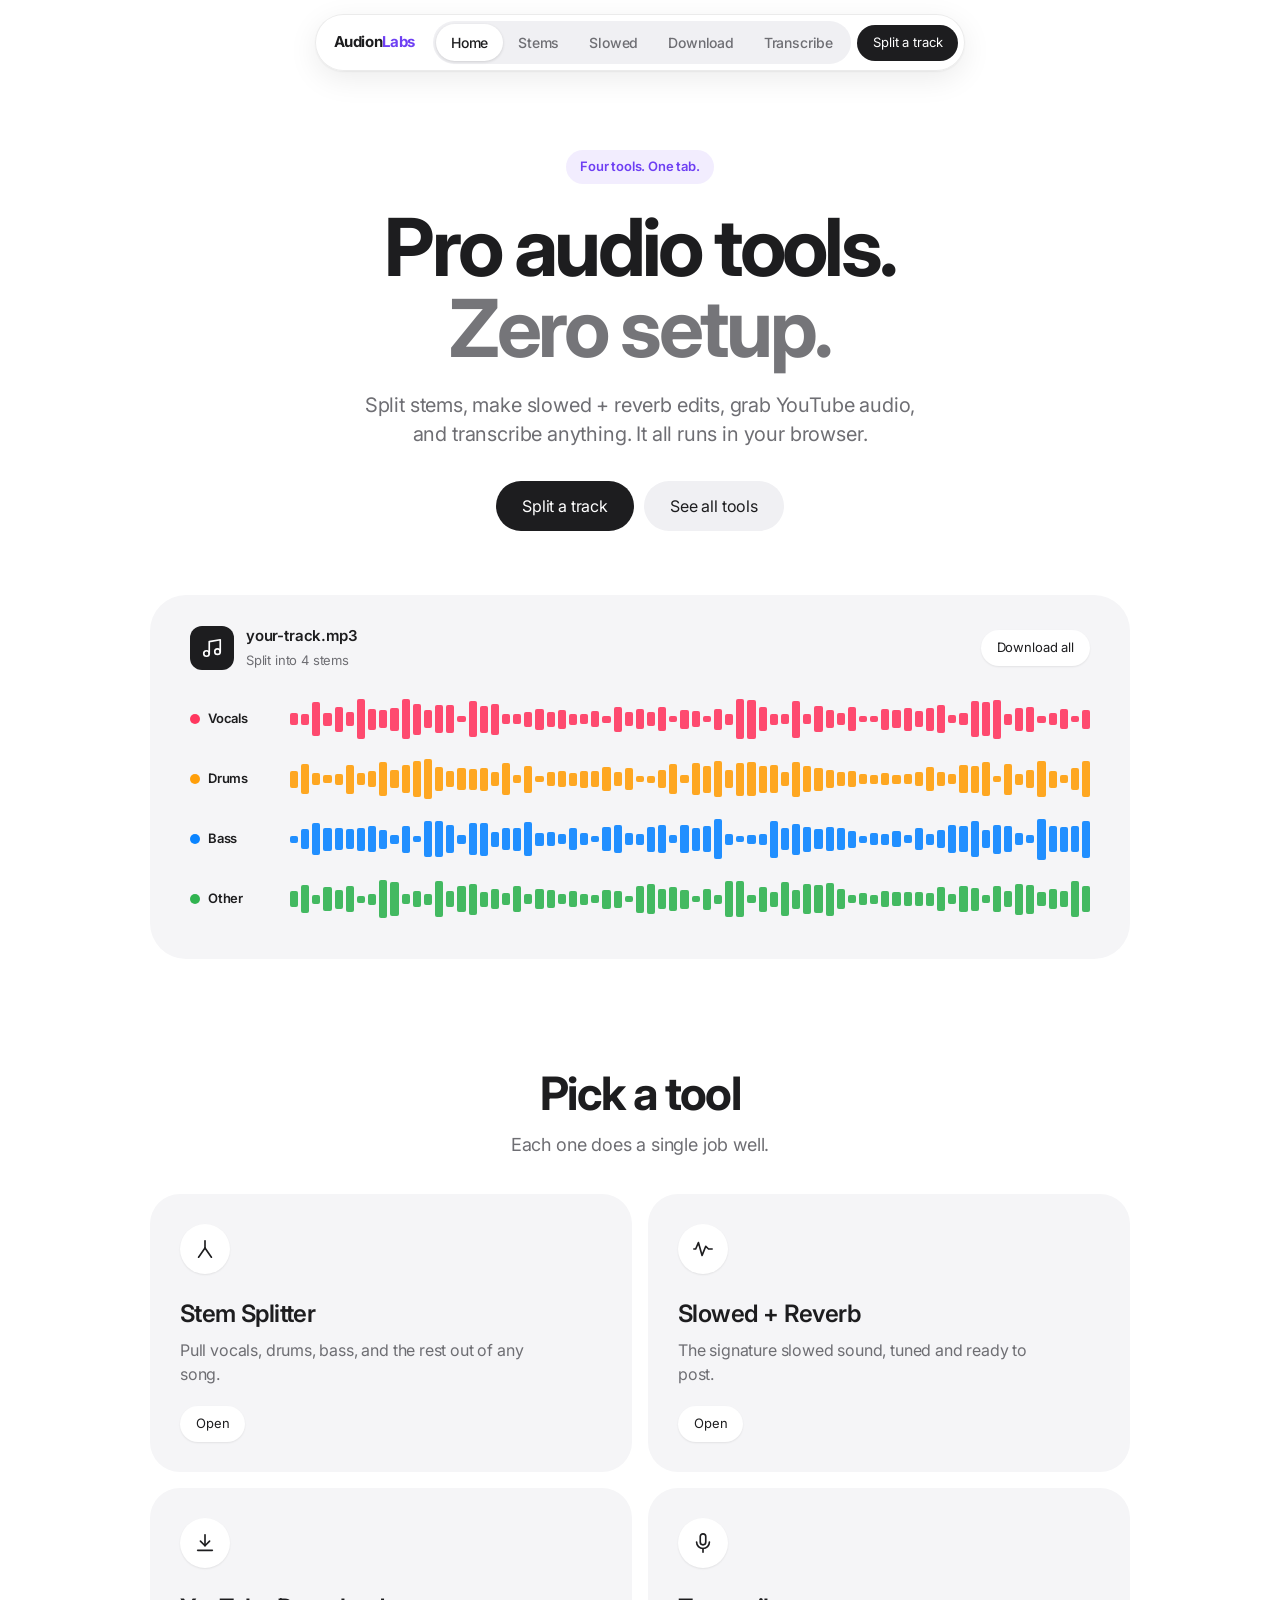
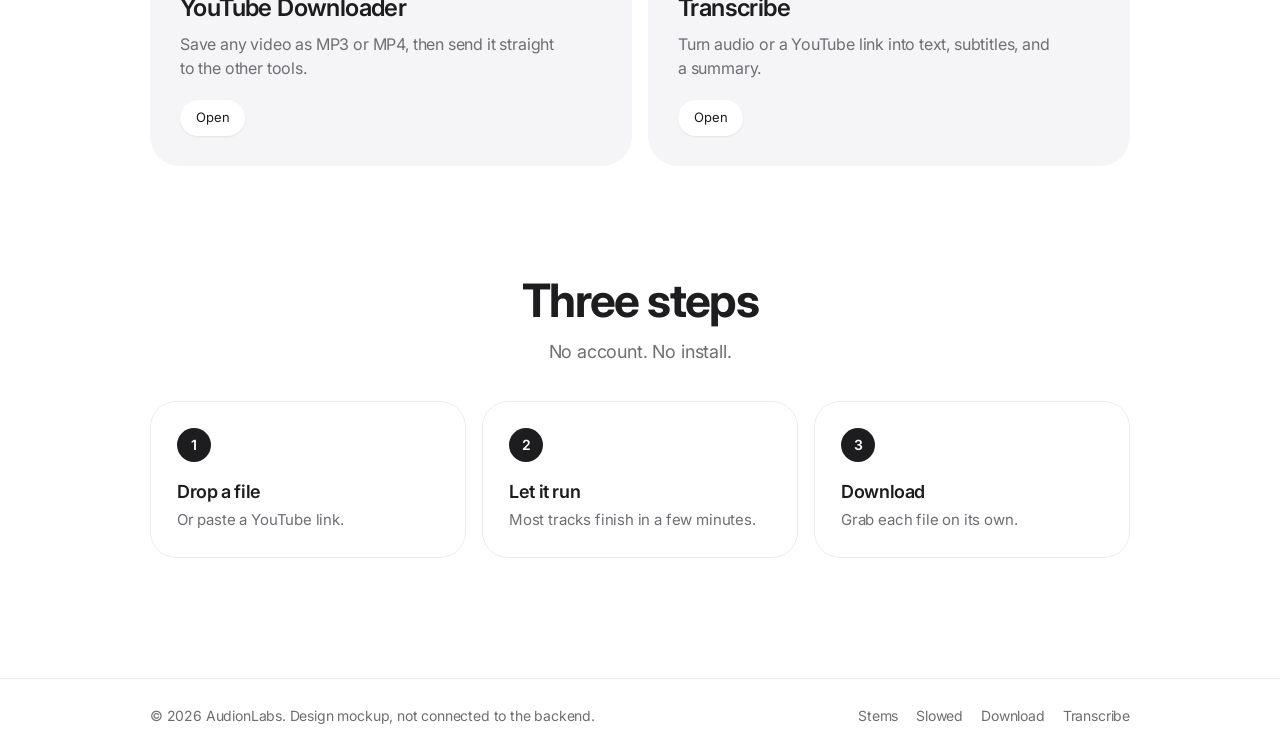
<file: renditions/v2-light.html>
<!DOCTYPE html>
<html lang="en">
<head>
<meta charset="UTF-8">
<meta name="viewport" content="width=device-width, initial-scale=1.0">
<title>AudionLabs v2 mockup</title>
<link rel="preconnect" href="https://fonts.googleapis.com">
<link rel="preconnect" href="https://fonts.gstatic.com" crossorigin>
<link href="https://fonts.googleapis.com/css2?family=Inter:wght@400;500;600;700&display=swap" rel="stylesheet">
<style>
:root{
  --bg:#FFFFFF; --bg-alt:#F5F5F7; --fill:#F0F0F3; --fill-2:#E6E6EB;
  --text:#1D1D1F; --text-2:#6E6E73; --text-3:#757579;
  --line:rgba(0,0,0,.08); --line-2:rgba(0,0,0,.16);
  --ink:#1D1D1F;
  --accent:#6E3FF3; --accent-soft:rgba(110,63,243,.09);
  --ok:#1E8E3E; --danger:#C9001A; --danger-soft:rgba(201,0,26,.07);
  --vocals:#FF375F; --drums:#FF9F0A; --bass:#0A84FF; --other:#30B350;
  --pill:999px;
  --float:0 8px 30px rgba(0,0,0,.08),0 1px 2px rgba(0,0,0,.06);
  --card:0 1px 2px rgba(0,0,0,.04),0 16px 48px rgba(0,0,0,.07);
  --ease:cubic-bezier(.2,.8,.2,1);
}
*,*::before,*::after{box-sizing:border-box}
[hidden]{display:none!important}
html{scroll-behavior:smooth}
body{margin:0;font-family:Inter,-apple-system,BlinkMacSystemFont,"SF Pro Text","Segoe UI",sans-serif;background:var(--bg);color:var(--text);-webkit-font-smoothing:antialiased;letter-spacing:-.011em;line-height:1.5}
h1,h2,h3,p{margin:0}
a{color:inherit}
:focus-visible{outline:3px solid rgba(110,63,243,.45);outline-offset:2px}
svg.i{width:22px;height:22px;fill:none;stroke:currentColor;stroke-width:1.8;stroke-linecap:round;stroke-linejoin:round;flex-shrink:0}

.btn{display:inline-flex;align-items:center;justify-content:center;gap:8px;height:50px;padding:0 26px;border-radius:var(--pill);border:0;font:600 15px/1 inherit;letter-spacing:-.01em;cursor:pointer;text-decoration:none;transition:transform .15s var(--ease),background .2s}
.btn:active{transform:scale(.97)}
.btn-ink{background:var(--ink);color:#fff}.btn-ink:hover{background:#000}
.btn-ghost{background:var(--fill);color:var(--text)}.btn-ghost:hover{background:var(--fill-2)}
.btn-white{background:#fff;color:var(--text);box-shadow:0 1px 2px rgba(0,0,0,.08)}
.btn-sm{height:36px;padding:0 16px;font-size:13px}
.btn-block{width:100%}

.nav{position:fixed;top:14px;left:0;right:0;margin:0 auto;width:max-content;max-width:calc(100vw - 24px);z-index:50;display:flex;align-items:center;gap:6px;padding:6px;border-radius:var(--pill);background:rgba(255,255,255,.78);-webkit-backdrop-filter:saturate(180%) blur(20px);backdrop-filter:saturate(180%) blur(20px);border:1px solid var(--line);box-shadow:var(--float)}
.brand{font-weight:700;font-size:15px;padding:0 12px;text-decoration:none;letter-spacing:-.025em}
.brand span{color:var(--accent)}
.nav-links{position:relative;display:flex;background:var(--fill);border-radius:var(--pill);padding:3px}
.nav-ind{position:absolute;top:3px;bottom:3px;left:0;width:0;border-radius:var(--pill);background:#fff;box-shadow:0 1px 3px rgba(0,0,0,.14);transition:left .35s var(--ease),width .35s var(--ease)}
.nav-item{position:relative;z-index:1;padding:8px 15px;border-radius:var(--pill);font-size:14px;font-weight:500;color:var(--text-2);text-decoration:none;white-space:nowrap;transition:color .2s}
.nav-item:hover,.nav-item.active{color:var(--text)}

.tabbar{display:none}
@media (max-width:720px){
  .nav .nav-links,.nav .btn{display:none}
  .nav{padding:10px 8px}
  .tabbar{position:fixed;bottom:12px;left:0;right:0;margin:0 auto;width:calc(100vw - 24px);max-width:440px;z-index:50;display:flex;padding:6px;border-radius:28px;background:rgba(255,255,255,.86);-webkit-backdrop-filter:saturate(180%) blur(20px);backdrop-filter:saturate(180%) blur(20px);border:1px solid var(--line);box-shadow:var(--float)}
  .tab{flex:1;display:flex;flex-direction:column;align-items:center;gap:3px;padding:8px 2px 6px;border-radius:22px;font-size:11px;font-weight:500;color:var(--text-2);text-decoration:none}
  .tab.active{background:var(--fill);color:var(--text)}
  .tab.active svg{color:var(--accent)}
  body{padding-bottom:96px}
}

.wrap{max-width:1020px;margin:0 auto;padding:0 20px}
.hero{text-align:center;padding:150px 0 0}
.eyebrow{display:inline-flex;align-items:center;gap:8px;padding:7px 14px;border-radius:var(--pill);background:var(--accent-soft);color:var(--accent);font-size:13px;font-weight:600}
.hero h1{margin-top:22px;font-size:clamp(42px,7.4vw,80px);font-weight:700;letter-spacing:-.045em;line-height:1.02}
.hero h1 em{font-style:normal;color:var(--text-3)}
.lede{max-width:560px;margin:22px auto 0;font-size:clamp(17px,2vw,20px);color:var(--text-2);line-height:1.45}
.cta-row{display:flex;gap:10px;justify-content:center;flex-wrap:wrap;margin-top:32px}

.stage{margin-top:64px;background:var(--bg-alt);border-radius:36px;padding:30px clamp(18px,4vw,40px)}
.stage-top{display:flex;align-items:center;justify-content:space-between;gap:12px;margin-bottom:18px}
.track{display:flex;align-items:center;gap:12px;min-width:0;text-align:left}
.art{width:44px;height:44px;border-radius:12px;background:var(--ink);color:#fff;display:grid;place-items:center;flex-shrink:0}
.track b{display:block;font-size:15px;font-weight:600}
.track small{color:var(--text-2);font-size:13px}
.lane{display:flex;align-items:center;gap:14px;padding:9px 0}
.lane-tag{width:86px;flex-shrink:0;display:flex;align-items:center;gap:8px;font-size:13px;font-weight:600}
.dot{width:10px;height:10px;border-radius:50%;flex-shrink:0}
.bars{flex:1;display:flex;align-items:center;gap:3px;height:42px;overflow:hidden}
.bars i{flex:1;min-width:2px;border-radius:2px;opacity:.9}

.section{padding:110px 0 0}
.section-head{text-align:center;margin-bottom:36px}
.section-head h2{font-size:clamp(30px,4.4vw,46px);font-weight:700;letter-spacing:-.035em;line-height:1.08}
.section-head p{margin-top:12px;color:var(--text-2);font-size:18px}
.tiles{display:grid;grid-template-columns:repeat(2,minmax(0,1fr));gap:16px}
.tile{display:flex;flex-direction:column;min-height:236px;padding:30px;border-radius:30px;background:var(--bg-alt);text-decoration:none;transition:transform .3s var(--ease),background .2s}
.tile:hover{transform:translateY(-3px);background:#EFEFF3}
.tile-ico{width:50px;height:50px;border-radius:50%;background:#fff;display:grid;place-items:center;box-shadow:0 1px 2px rgba(0,0,0,.08)}
.tile h3{margin-top:22px;font-size:24px;font-weight:600;letter-spacing:-.025em}
.tile p{margin-top:6px;margin-bottom:20px;color:var(--text-2);font-size:16px;max-width:380px}
.tile .btn{margin-top:auto;align-self:flex-start}
.steps{display:grid;grid-template-columns:repeat(3,minmax(0,1fr));gap:16px}
.step{padding:26px;border-radius:26px;border:1px solid var(--line)}
.step .n{width:34px;height:34px;border-radius:50%;background:var(--ink);color:#fff;display:grid;place-items:center;font-size:14px;font-weight:600}
.step h3{margin-top:16px;font-size:18px;font-weight:600;letter-spacing:-.02em}
.step p{margin-top:4px;color:var(--text-2);font-size:15px}
@media (max-width:720px){.tiles,.steps{grid-template-columns:1fr}.hero{padding-top:110px}.section{padding-top:80px}.lane-tag{width:70px}.tool-head{padding-top:104px!important}}

.tool-head{text-align:center;padding:140px 0 0}
.tool-head h1{font-size:clamp(34px,5.4vw,56px);font-weight:700;letter-spacing:-.04em;line-height:1.05}
.tool-head p{max-width:500px;margin:14px auto 0;color:var(--text-2);font-size:18px;line-height:1.45}
.card{max-width:620px;margin:34px auto 0;background:#fff;border:1px solid var(--line);border-radius:30px;padding:20px;box-shadow:var(--card)}
.card + .card{margin-top:16px}
.drop{border:1.5px dashed var(--line-2);background:var(--bg-alt);border-radius:22px;padding:42px 20px;text-align:center;transition:border-color .2s,background .2s}
.drop:hover{border-color:var(--accent);background:var(--accent-soft)}
.drop-ico{width:58px;height:58px;margin:0 auto;border-radius:50%;background:#fff;display:grid;place-items:center;box-shadow:0 1px 2px rgba(0,0,0,.08)}
.drop h3{margin-top:16px;font-size:18px;font-weight:600;letter-spacing:-.02em}
.drop .hint{margin-top:4px;color:var(--text-3);font-size:14px}
.drop .btn{margin-top:18px;background:#fff;box-shadow:0 1px 2px rgba(0,0,0,.1)}
.chip{display:flex;align-items:center;gap:10px;margin-top:12px;padding:8px 8px 8px 16px;border-radius:var(--pill);background:var(--fill);font-size:14px;font-weight:500}
.chip span{flex:1;min-width:0;overflow:hidden;text-overflow:ellipsis;white-space:nowrap}
.chip button{width:30px;height:30px;border-radius:50%;border:0;background:#fff;font-size:17px;line-height:1;cursor:pointer;color:var(--text-2)}
.opt{display:flex;align-items:center;justify-content:space-between;gap:16px;padding:16px 6px}
.opt b{display:block;font-size:16px;font-weight:600}
.opt small{color:var(--text-2);font-size:14px}
.switch{position:relative;width:51px;height:31px;flex-shrink:0}
.switch input{position:absolute;inset:0;opacity:0;cursor:pointer;margin:0;width:100%;height:100%}
.switch i{position:absolute;inset:0;border-radius:var(--pill);background:var(--fill-2);transition:background .25s;pointer-events:none}
.switch i::after{content:"";position:absolute;top:2px;left:2px;width:27px;height:27px;border-radius:50%;background:#fff;box-shadow:0 2px 5px rgba(0,0,0,.2);transition:transform .25s var(--ease)}
.switch input:checked + i{background:var(--ok)}
.switch input:checked + i::after{transform:translateX(20px)}
.busy{padding:26px 8px;text-align:center}
.busy b{font-size:17px;font-weight:600}
.bar{height:8px;margin:16px 0 12px;border-radius:var(--pill);background:var(--fill-2);overflow:hidden}
.bar i{display:block;height:100%;width:0;border-radius:var(--pill);background:var(--accent);transition:width .5s var(--ease)}
.busy small{color:var(--text-2);font-size:14px}
.done-head{display:flex;align-items:center;gap:12px;padding:8px 6px 14px}
.check{width:34px;height:34px;border-radius:50%;background:rgba(30,142,62,.12);color:var(--ok);display:grid;place-items:center}
.done-head h2{font-size:20px;font-weight:600;letter-spacing:-.02em}
.res{display:flex;align-items:center;gap:12px;padding:12px 6px;border-top:1px solid var(--line)}
.res span{flex:1;font-size:15px;font-weight:500}
.res small{color:var(--text-3);font-size:13px;margin-right:4px}
.err{display:flex;gap:12px;align-items:flex-start;padding:16px;border-radius:20px;background:var(--danger-soft);color:var(--danger);font-size:15px;font-weight:500}
.seg{display:flex;background:var(--fill);padding:3px;border-radius:var(--pill);margin-bottom:14px}
.seg button{flex:1;height:40px;border-radius:var(--pill);border:0;background:transparent;font:500 14px inherit;color:var(--text-2);cursor:pointer}
.seg button.on{background:#fff;color:var(--text);box-shadow:0 1px 3px rgba(0,0,0,.14)}
.field{width:100%;height:54px;border-radius:var(--pill);border:1px solid var(--line-2);padding:0 22px;font:400 16px inherit;color:var(--text);background:#fff}
.field::placeholder{color:var(--text-3)}
.field:focus{outline:0;border-color:var(--accent);box-shadow:0 0 0 4px var(--accent-soft)}
.stack > * + *{margin-top:12px}
.pro{margin-top:14px;padding:18px;border-radius:22px;background:var(--accent-soft)}
.pro-top{display:flex;align-items:center;justify-content:space-between;margin-bottom:8px}
.badge{padding:4px 10px;border-radius:var(--pill);background:var(--accent);color:#fff;font-size:12px;font-weight:600}
.pro p{font-size:15px;color:var(--text)}
.topics{display:flex;gap:6px;flex-wrap:wrap;margin-top:12px}
.topics span{padding:6px 12px;border-radius:var(--pill);background:#fff;font-size:13px;font-weight:500}
.label{font-size:13px;font-weight:600;color:var(--text-3);padding:4px 6px 8px}
.transcript{max-height:120px;overflow:auto;padding:14px 16px;border-radius:18px;background:var(--bg-alt);font-size:15px;line-height:1.6}
.more{text-align:center;margin-top:56px}
.more p{font-size:14px;font-weight:600;color:var(--text-3);margin-bottom:12px}
.more div{display:flex;gap:8px;justify-content:center;flex-wrap:wrap}
.mock{max-width:620px;margin:16px auto 0;padding:12px 16px;border-radius:18px;border:1px dashed var(--line-2);display:flex;gap:8px;align-items:center;flex-wrap:wrap;font-size:13px;color:var(--text-3)}
.mock button{height:30px;padding:0 12px;border-radius:var(--pill);border:1px solid var(--line-2);background:#fff;font:500 12px inherit;cursor:pointer}
footer{margin-top:120px;border-top:1px solid var(--line)}
footer .wrap{display:flex;justify-content:space-between;gap:16px;flex-wrap:wrap;padding-top:26px;padding-bottom:26px;font-size:14px;color:var(--text-2)}
footer nav{display:flex;gap:18px;flex-wrap:wrap}
footer a{text-decoration:none}footer a:hover{color:var(--text)}
@media (prefers-reduced-motion:reduce){*{transition:none!important;scroll-behavior:auto!important}}
</style>
</head>
<body>

<svg width="0" height="0" style="position:absolute" aria-hidden="true">
  <symbol id="i-home" viewBox="0 0 24 24"><path d="M3 11l9-8 9 8"/><path d="M5 10v10h14V10"/></symbol>
  <symbol id="i-split" viewBox="0 0 24 24"><path d="M12 3v8"/><path d="M12 11l-7 10"/><path d="M12 11l7 10"/></symbol>
  <symbol id="i-wave" viewBox="0 0 24 24"><path d="M2 12h2l3-7 4 14 4-10 3 3h4"/></symbol>
  <symbol id="i-down" viewBox="0 0 24 24"><path d="M12 3v12"/><path d="M7 10l5 5 5-5"/><path d="M4 20h16"/></symbol>
  <symbol id="i-mic" viewBox="0 0 24 24"><rect x="9" y="2" width="6" height="12" rx="3"/><path d="M19 11a7 7 0 0 1-14 0"/><path d="M12 18v4"/></symbol>
  <symbol id="i-note" viewBox="0 0 24 24"><path d="M9 18V5l12-2v13"/><circle cx="6" cy="18" r="3"/><circle cx="18" cy="16" r="3"/></symbol>
  <symbol id="i-check" viewBox="0 0 24 24"><path d="M20 6L9 17l-5-5"/></symbol>
  <symbol id="i-alert" viewBox="0 0 24 24"><circle cx="12" cy="12" r="9"/><path d="M12 8v5"/><path d="M12 16.5v.01"/></symbol>
</svg>

<header class="nav">
  <a class="brand" href="#home">Audion<span>Labs</span></a>
  <nav class="nav-links" aria-label="Tools">
    <div class="nav-ind"></div>
    <a class="nav-item" data-nav="home" href="#home">Home</a>
    <a class="nav-item" data-nav="stems" href="#stems">Stems</a>
    <a class="nav-item" data-nav="slowed" href="#slowed">Slowed</a>
    <a class="nav-item" data-nav="download" href="#download">Download</a>
    <a class="nav-item" data-nav="transcribe" href="#transcribe">Transcribe</a>
  </nav>
  <a class="btn btn-ink btn-sm" href="#stems">Split a track</a>
</header>

<nav class="tabbar" aria-label="Tools">
  <a class="tab" data-nav="home" href="#home"><svg class="i"><use href="#i-home"/></svg>Home</a>
  <a class="tab" data-nav="stems" href="#stems"><svg class="i"><use href="#i-split"/></svg>Stems</a>
  <a class="tab" data-nav="slowed" href="#slowed"><svg class="i"><use href="#i-wave"/></svg>Slowed</a>
  <a class="tab" data-nav="download" href="#download"><svg class="i"><use href="#i-down"/></svg>Download</a>
  <a class="tab" data-nav="transcribe" href="#transcribe"><svg class="i"><use href="#i-mic"/></svg>Transcribe</a>
</nav>

<main data-view="home">
  <div class="wrap">
    <section class="hero">
      <span class="eyebrow">Four tools. One tab.</span>
      <h1>Pro audio tools.<br><em>Zero setup.</em></h1>
      <p class="lede">Split stems, make slowed + reverb edits, grab YouTube audio, and transcribe anything. It all runs in your browser.</p>
      <div class="cta-row">
        <a class="btn btn-ink" href="#stems">Split a track</a>
        <a class="btn btn-ghost" href="#tools">See all tools</a>
      </div>
      <div class="stage" aria-hidden="true">
        <div class="stage-top">
          <div class="track"><div class="art"><svg class="i"><use href="#i-note"/></svg></div><div><b>your-track.mp3</b><small>Split into 4 stems</small></div></div>
          <span class="btn btn-white btn-sm">Download all</span>
        </div>
        <div class="lane"><div class="lane-tag"><span class="dot" style="background:var(--vocals)"></span>Vocals</div><div class="bars" data-c="var(--vocals)" data-s="3"></div></div>
        <div class="lane"><div class="lane-tag"><span class="dot" style="background:var(--drums)"></span>Drums</div><div class="bars" data-c="var(--drums)" data-s="11"></div></div>
        <div class="lane"><div class="lane-tag"><span class="dot" style="background:var(--bass)"></span>Bass</div><div class="bars" data-c="var(--bass)" data-s="23"></div></div>
        <div class="lane"><div class="lane-tag"><span class="dot" style="background:var(--other)"></span>Other</div><div class="bars" data-c="var(--other)" data-s="41"></div></div>
      </div>
    </section>

    <section class="section" id="tools">
      <div class="section-head"><h2>Pick a tool</h2><p>Each one does a single job well.</p></div>
      <div class="tiles">
        <a class="tile" href="#stems"><div class="tile-ico"><svg class="i"><use href="#i-split"/></svg></div><h3>Stem Splitter</h3><p>Pull vocals, drums, bass, and the rest out of any song.</p><span class="btn btn-white btn-sm">Open</span></a>
        <a class="tile" href="#slowed"><div class="tile-ico"><svg class="i"><use href="#i-wave"/></svg></div><h3>Slowed + Reverb</h3><p>The signature slowed sound, tuned and ready to post.</p><span class="btn btn-white btn-sm">Open</span></a>
        <a class="tile" href="#download"><div class="tile-ico"><svg class="i"><use href="#i-down"/></svg></div><h3>YouTube Downloader</h3><p>Save any video as MP3 or MP4, then send it straight to the other tools.</p><span class="btn btn-white btn-sm">Open</span></a>
        <a class="tile" href="#transcribe"><div class="tile-ico"><svg class="i"><use href="#i-mic"/></svg></div><h3>Transcribe</h3><p>Turn audio or a YouTube link into text, subtitles, and a summary.</p><span class="btn btn-white btn-sm">Open</span></a>
      </div>
    </section>

    <section class="section">
      <div class="section-head"><h2>Three steps</h2><p>No account. No install.</p></div>
      <div class="steps">
        <div class="step"><div class="n">1</div><h3>Drop a file</h3><p>Or paste a YouTube link.</p></div>
        <div class="step"><div class="n">2</div><h3>Let it run</h3><p>Most tracks finish in a few minutes.</p></div>
        <div class="step"><div class="n">3</div><h3>Download</h3><p>Grab each file on its own.</p></div>
      </div>
    </section>
  </div>
</main>

<main data-view="upload" hidden>
  <div class="wrap">
    <div class="tool-head"><h1 id="u-title">Stem Splitter</h1><p id="u-sub"></p></div>

    <div class="card" id="s-input">
      <div class="drop">
        <div class="drop-ico"><svg class="i"><use href="#i-note"/></svg></div>
        <h3>Drop your audio here</h3>
        <p class="hint">MP3 or WAV, up to 100 MB</p>
        <button class="btn btn-sm" type="button" id="demo-browse">Browse files</button>
      </div>
      <div id="s-file" hidden>
        <div class="chip"><svg class="i" style="width:18px;height:18px"><use href="#i-note"/></svg><span>frou-frou-a-new-kind-of-love.mp3</span><button type="button" aria-label="Remove file" id="demo-remove">&times;</button></div>
        <label class="opt"><div><b id="u-opt">Split stems</b><small id="u-optd"></small></div><span class="switch"><input type="checkbox" checked><i></i></span></label>
        <button class="btn btn-ink btn-block" type="button" id="demo-go">Process track</button>
      </div>
    </div>

    <div class="card" id="s-busy" hidden><div class="busy"><b id="demo-stage">Uploading</b><div class="bar"><i id="demo-fill"></i></div><small>Keep this tab open. This can take a few minutes.</small></div></div>

    <div class="card" id="s-done" hidden>
      <div class="done-head"><div class="check"><svg class="i" style="width:18px;height:18px;stroke-width:2.4"><use href="#i-check"/></svg></div><h2>Your files are ready</h2></div>
      <div id="demo-results"></div>
      <button class="btn btn-ghost btn-block" type="button" id="demo-again" style="margin-top:14px">Process another track</button>
    </div>

    <div class="card" id="s-err" hidden>
      <div class="err"><svg class="i"><use href="#i-alert"/></svg><span>That file type isn't supported. Try an MP3 or WAV.</span></div>
      <button class="btn btn-ink btn-block" type="button" id="demo-retry" style="margin-top:14px">Try again</button>
    </div>

    <div class="mock">Mockup only, jump to a state:
      <button data-state="empty">Empty</button><button data-state="file">File picked</button><button data-state="busy">Processing</button><button data-state="done">Results</button><button data-state="err">Error</button>
    </div>

    <div class="more"><p>More tools</p><div id="u-more"></div></div>
  </div>
</main>

<main data-view="download" hidden>
  <div class="wrap">
    <div class="tool-head"><h1>YouTube Downloader</h1><p>Paste a link, pick a format, and save it. Then send it to Stems or Slowed in one tap.</p></div>
    <div class="card stack">
      <input class="field" type="url" placeholder="https://youtube.com/watch?v=..." aria-label="YouTube URL">
      <div class="seg" style="margin-bottom:0"><button class="on" type="button">MP3 audio</button><button type="button">MP4 video</button></div>
      <button class="btn btn-ink btn-block" type="button">Download</button>
    </div>
    <div class="more"><p>More tools</p><div><a class="btn btn-ghost btn-sm" href="#stems">Stem Splitter</a><a class="btn btn-ghost btn-sm" href="#slowed">Slowed + Reverb</a><a class="btn btn-ghost btn-sm" href="#transcribe">Transcribe</a></div></div>
  </div>
</main>

<main data-view="transcribe" hidden>
  <div class="wrap">
    <div class="tool-head"><h1>Transcribe</h1><p>Turn any audio file or YouTube video into text, subtitles, and a summary.</p></div>
    <div class="card">
      <div class="seg"><button class="on" type="button">Upload file</button><button type="button">YouTube link</button></div>
      <div class="drop">
        <div class="drop-ico"><svg class="i"><use href="#i-mic"/></svg></div>
        <h3>Drop your audio here</h3>
        <p class="hint">MP3, WAV, M4A, OGG, or FLAC</p>
        <button class="btn btn-sm" type="button">Browse files</button>
      </div>
      <button class="btn btn-ink btn-block" type="button" style="margin-top:14px">Transcribe</button>
    </div>
    <div class="card">
      <div class="done-head"><div class="check"><svg class="i" style="width:18px;height:18px;stroke-width:2.4"><use href="#i-check"/></svg></div><h2>Transcript ready</h2></div>
      <p class="label">Transcript</p>
      <div class="transcript">Welcome back to the channel. Today we're breaking down how this beat was made, starting with the drum pattern and then the sample chop...</div>
      <div style="display:flex;gap:8px;margin-top:12px"><button class="btn btn-ghost btn-sm" type="button">Download .txt</button><button class="btn btn-ghost btn-sm" type="button">Download .srt</button></div>
      <div class="pro">
        <div class="pro-top"><b>AI summary</b><span class="badge">Pro</span></div>
        <p>A walkthrough of building a beat from a single sample, covering drums, chops, and the final mix.</p>
        <div class="topics"><span>Drum programming</span><span>Sampling</span><span>Mixing</span></div>
      </div>
    </div>
    <div class="more"><p>More tools</p><div><a class="btn btn-ghost btn-sm" href="#stems">Stem Splitter</a><a class="btn btn-ghost btn-sm" href="#slowed">Slowed + Reverb</a><a class="btn btn-ghost btn-sm" href="#download">YouTube Downloader</a></div></div>
  </div>
</main>

<footer><div class="wrap"><span>&copy; 2026 AudionLabs. Design mockup, not connected to the backend.</span><nav><a href="#stems">Stems</a><a href="#slowed">Slowed</a><a href="#download">Download</a><a href="#transcribe">Transcribe</a></nav></div></footer>

<script>
(function(){
  var VIEWS=["home","stems","slowed","download","transcribe"];
  var COPY={
    stems:{t:"Stem Splitter",s:"Pull vocals, drums, bass, and everything else out of any track.",o:"Split stems",d:"Vocals, drums, bass, and other",
      r:[["Vocals","var(--vocals)"],["Drums","var(--drums)"],["Bass","var(--bass)"],["Other","var(--other)"]]},
    slowed:{t:"Slowed + Reverb",s:"The signature slowed sound with a warm low-pass and a long reverb tail.",o:"Slowed + reverb",d:"Pitched down with a warm reverb tail",
      r:[["Slowed + reverb mix","var(--accent)"]]}
  };
  var NAMES={stems:"Stem Splitter",slowed:"Slowed + Reverb",download:"YouTube Downloader",transcribe:"Transcribe"};
  var $=function(id){return document.getElementById(id);};
  var timer=null;

  function bars(){
    document.querySelectorAll(".bars").forEach(function(el){
      var seed=+el.dataset.s, html="";
      for(var k=0;k<72;k++){
        seed=(seed*9301+49297)%233280;
        var env=0.35+0.65*Math.abs(Math.sin((k+seed%7)/9));
        var h=Math.round(12+(seed/233280)*88*env);
        html+='<i style="height:'+h+'%;background:'+el.dataset.c+'"></i>';
      }
      el.innerHTML=html;
    });
  }

  function setState(s){
    clearInterval(timer);
    $("s-input").hidden=!(s==="empty"||s==="file");
    $("s-file").hidden=s!=="file";
    $("s-busy").hidden=s!=="busy";
    $("s-done").hidden=s!=="done";
    $("s-err").hidden=s!=="err";
    if(s==="busy"){
      var p=0, stages=["Uploading","Separating audio","Finishing up"];
      $("demo-fill").style.width="0%";
      timer=setInterval(function(){
        p+=4; $("demo-fill").style.width=Math.min(p,100)+"%";
        $("demo-stage").textContent=stages[p<20?0:p<85?1:2];
        if(p>=100){clearInterval(timer);setState("done");}
      },140);
    }
  }

  function moveInd(){
    var a=document.querySelector(".nav-item.active"), ind=document.querySelector(".nav-ind");
    if(!a||!ind)return;
    ind.style.width=a.offsetWidth+"px"; ind.style.left=a.offsetLeft+"px";
  }

  function show(){
    var v=(location.hash||"#home").slice(1);
    if(v==="tools"){return;}
    if(VIEWS.indexOf(v)<0)v="home";
    var upload=(v==="stems"||v==="slowed");
    document.querySelectorAll("[data-view]").forEach(function(el){
      var n=el.getAttribute("data-view");
      el.hidden=upload?n!=="upload":n!==v;
    });
    if(upload){
      var c=COPY[v];
      $("u-title").textContent=c.t; $("u-sub").textContent=c.s;
      $("u-opt").textContent=c.o; $("u-optd").textContent=c.d;
      $("demo-results").innerHTML=c.r.map(function(r){
        return '<div class="res"><i class="dot" style="background:'+r[1]+'"></i><span>'+r[0]+'</span><small>WAV</small><button class="btn btn-ghost btn-sm" type="button">Download</button></div>';
      }).join("");
      $("u-more").innerHTML=Object.keys(NAMES).filter(function(k){return k!==v;}).map(function(k){
        return '<a class="btn btn-ghost btn-sm" href="#'+k+'">'+NAMES[k]+'</a>';
      }).join("");
      setState("empty");
    }
    document.querySelectorAll("[data-nav]").forEach(function(a){
      a.classList.toggle("active",a.getAttribute("data-nav")===v);
    });
    moveInd(); window.scrollTo(0,0);
  }

  $("demo-browse").onclick=function(){setState("file");};
  $("demo-remove").onclick=function(){setState("empty");};
  $("demo-go").onclick=function(){setState("busy");};
  $("demo-again").onclick=function(){setState("empty");};
  $("demo-retry").onclick=function(){setState("empty");};
  document.querySelectorAll("[data-state]").forEach(function(b){b.onclick=function(){setState(b.dataset.state);};});
  document.querySelectorAll(".seg").forEach(function(seg){
    seg.querySelectorAll("button").forEach(function(b){b.onclick=function(){
      seg.querySelectorAll("button").forEach(function(x){x.classList.remove("on");}); b.classList.add("on");
    };});
  });
  window.addEventListener("hashchange",show);
  window.addEventListener("resize",moveInd);
  bars(); show();
  if(document.fonts&&document.fonts.ready){document.fonts.ready.then(moveInd);}
})();
</script>
</body>
</html>
</file>
